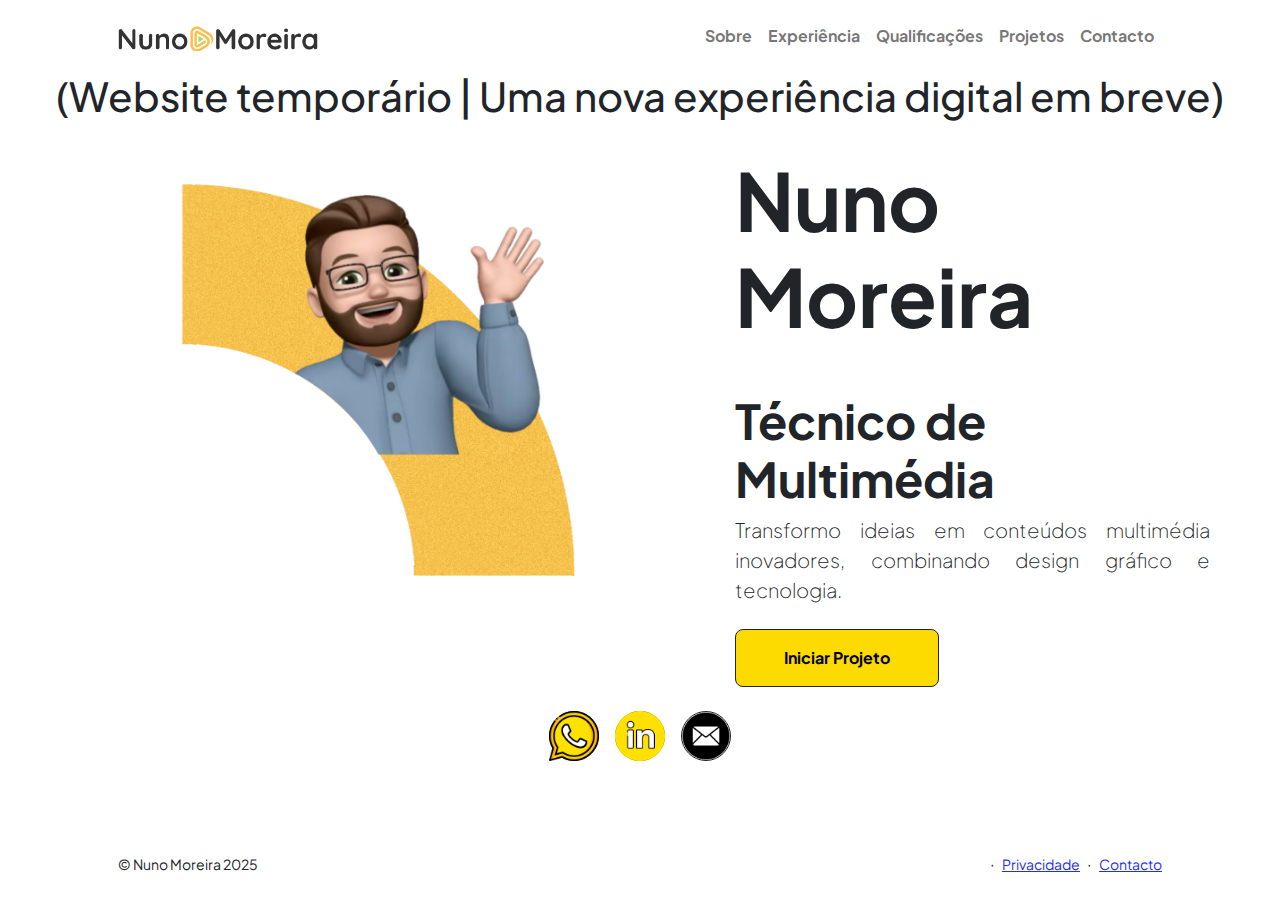
<file: index.html>
<!DOCTYPE html>
<html lang="pt-pt">
  <head>
    <meta charset="utf-8" />
    <meta name="viewport" content="width=device-width, initial-scale=1, shrink-to-fit=no" />
    <meta name="description" content="" />
    <meta name="author" content="" />
    <title>Portfólio - Nuno Moreira</title>
    <!-- Favicon-->
    <link rel="icon" type="image/x-icon" href="assets/favicon.ico" />
    <!-- Custom Google font-->
    <link rel="preconnect" href="https://fonts.googleapis.com" />
    <link rel="preconnect" href="https://fonts.gstatic.com" crossorigin />
    <link
      href="https://fonts.googleapis.com/css2?family=Plus+Jakarta+Sans:wght@100;200;300;400;500;600;700;800;900&amp;display=swap"
      rel="stylesheet" />
    <!-- Bootstrap icons-->
    <link href="https://cdn.jsdelivr.net/npm/bootstrap-icons@1.8.1/font/bootstrap-icons.css" rel="stylesheet" />
	  <!-- Bootstrap CSS -->
        <link href="https://cdn.jsdelivr.net/npm/bootstrap@5.3.3/dist/css/bootstrap.min.css" rel="stylesheet" integrity="sha384-QWTKZyjpPEjISv5WaRU9OFeRpok6YctnYmDr5pNlyT2bRjXh0JMhjY6hW+ALEwIH" crossorigin="anonymous">
    <!-- Core theme CSS (includes Bootstrap)-->
    <link href="css/styles.css" rel="stylesheet" />
  </head>

  <body class="d-flex flex-column h-100">
    <main class="flex-shrink-0">
		
      <nav class="navbar navbar-expand-lg navbar-light bg-white py-3">
        <div class="container px-5">
          <a class="navbar-brand" href="index.html">
            <img src="assets/Captura_de_ecrã_2025-01-13__às_19.53.41-removebg-preview.png" alt="Profile"
              class="img-fluid" style="max-width: 200px; height: auto;">
          </a>
          <button class="navbar-toggler" type="button" data-bs-toggle="collapse" data-bs-target="#navbarSupportedContent"
            aria-controls="navbarSupportedContent" aria-expanded="false" aria-label="Toggle navigation">
            <span class="navbar-toggler-icon"></span>
          </button>
          <div class="collapse navbar-collapse" id="navbarSupportedContent">
            <ul class="navbar-nav ms-auto mb-2 mb-lg-0 fw-bolder">
              <li class="nav-item"><a class="nav-link" href="sobre.html">Sobre</a></li>
              <li class="nav-item"><a class="nav-link" href="cv.html">Experiência</a></li>
              <li class="nav-item"><a class="nav-link" href="educacao.html">Qualificações</a></li>
              <li class="nav-item"><a class="nav-link" href="projetos.html">Projetos</a></li>
              <li class="nav-item"><a class="nav-link" href="contact.html">Contacto</a></li>
            </ul>
          </div>
        </div>
      </nav>

            <header>
                <h1 class="text-center">(Website temporário | Uma nova experiência digital em breve)</h1>
                <br>
        <div class="container px-xl-0 pb-xl-0">
          <div class="row gx-0 align-items-center">
            <div class="col-12 col-md-7">
     
              <div class="d-flex justify-content-center mt-5 mt-md-0">
                <div class="profile bg-transparent position-relative" style="top: -100px;">
                 
                  <img src="assets/Asset 3.png" class="img-fluid w-100" alt="..." />
                
                </div>
              </div>
            </div>
			
            <div class="col-12 col-md-5">
              <div class="text-center text-md-start">
                <h1 class="display-1 fw-bolder mb-5">
                  <span class="d-inline">Nuno<br>Moreira</span>
                </h1>
                <h2 class="display-5 fw-bolder">Técnico de Multimédia</h2>
                <p class="lead fw-light mb-4 text-justify">Transformo ideias em conteúdos multimédia inovadores, combinando design gráfico e tecnologia.</p>
              </div>
				<a class="btn btn-outline-dark btn-lg px-5 py-3 fs-6 fw-bolder d-block d-md-inline-block text-center"
				   style="background-color: #FDDA00; color: black;"
				   href="contact.html">Iniciar Projeto</a>
            </div>
          </div>
			<div class="d-flex justify-content-center gap-3 mt-4">
			  <a class="btn btn-outline-dark rounded-circle d-inline-flex justify-content-center align-items-center p-0" href="https://api.whatsapp.com/send?phone=351910080881" style="width: 50px; height: 50px;">
				<img src="assets/whatsapp.png" alt="WhatsApp" class="img-fluid" style="max-width: 50px;">
			  </a>
			  <a class="btn btn-outline-dark rounded-circle d-inline-flex justify-content-center align-items-center p-0" href="https://www.linkedin.com/in/moreiranf/" style="width: 50px; height: 50px;">
				<img src="assets/linkedin.png" alt="LinkedIn" class="img-fluid" style="max-width: 50px;">
			  </a>
			  <a class="btn btn-outline-dark rounded-circle d-inline-flex justify-content-center align-items-center p-0" href="mailto:teste@moreiranf.com" style="width: 50px; height: 50px;">
				<img src="assets/mail.png" alt="Email" class="img-fluid" style="max-width: 50px;">
      </a>
    </div>
        </div>
		  </header>
    </main>


    <footer class="bg-white py-4 mt-auto">
      <div class="container px-5">
        <div class="row align-items-center justify-content-between flex-column flex-sm-row">
          <div class="col-auto">
            <div class="small m-0"> &copy; Nuno Moreira 2025</div>
          </div>
          <div class="col-auto">
            <span class="mx-1">&middot;</span>
            <a class="small" href="privacidade.html">Privacidade</a>
            <span class="mx-1">&middot;</span>
            <a class="small" href="contact.html">Contacto</a>
          </div>
        </div>
      </div>
    </footer>


    <script src="https://cdn.jsdelivr.net/npm/bootstrap@5.2.3/dist/js/bootstrap.bundle.min.js"></script>

    <script src="js/scripts.js"></script>
  </body>
</html>
</file>
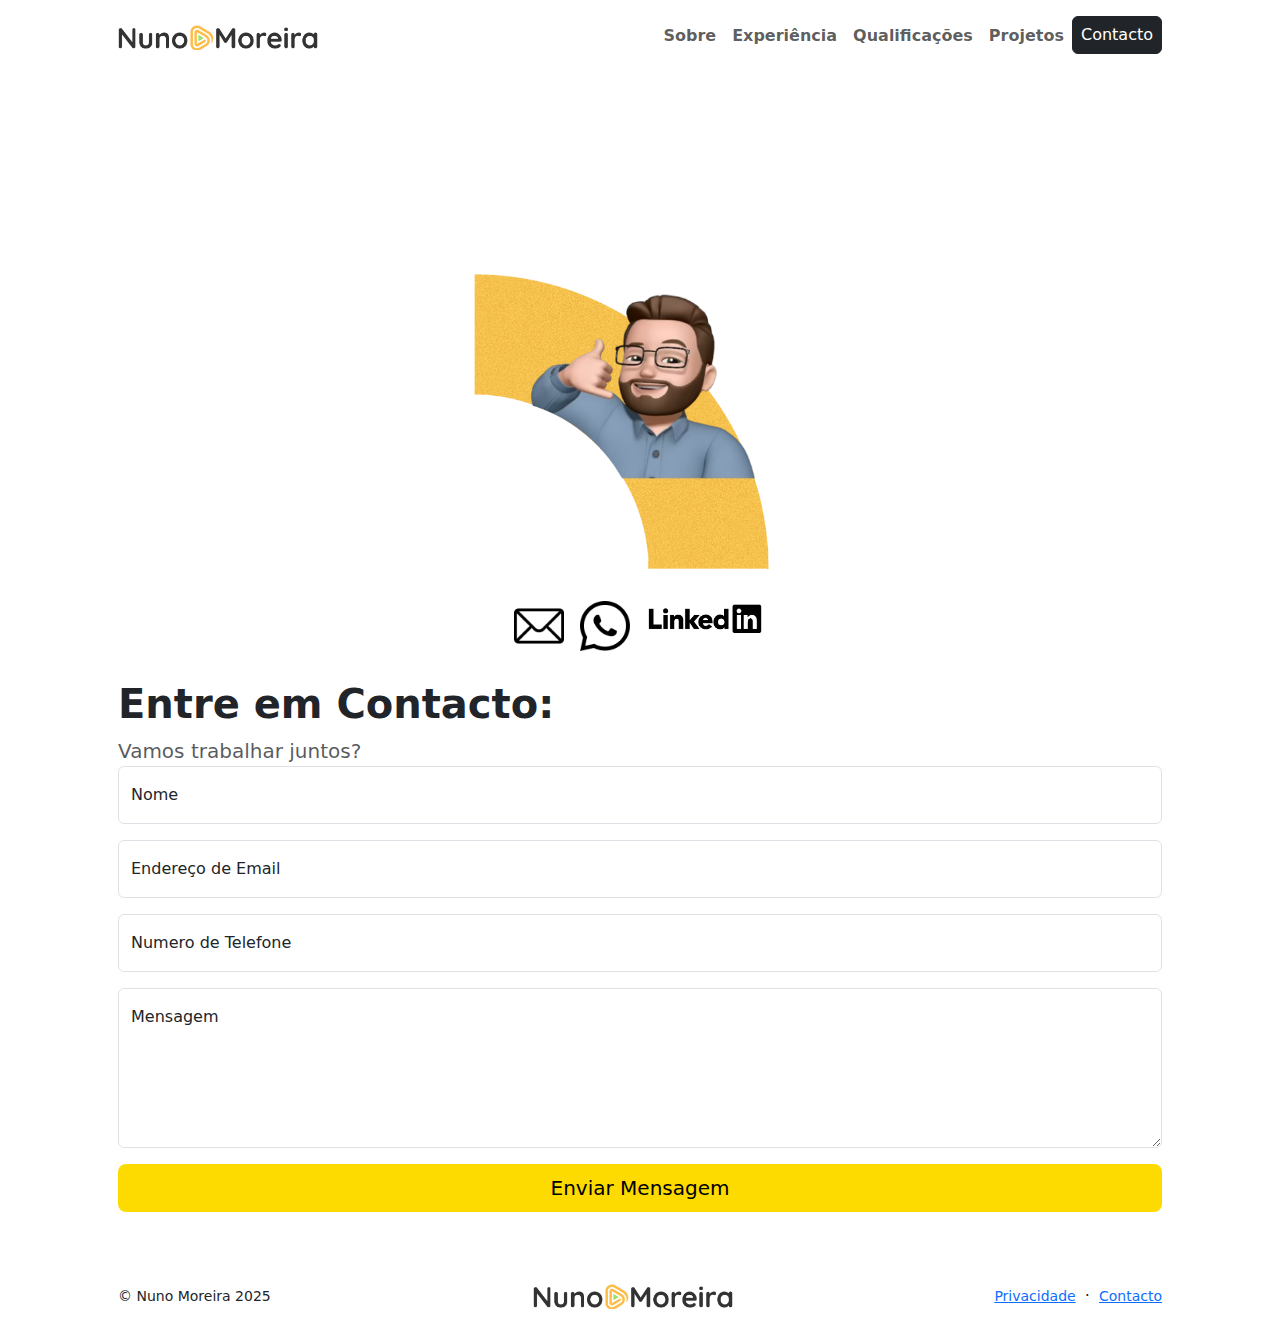
<file: contact.html>
<!DOCTYPE html>
<html lang="pt-pt">
  <head>
    <meta charset="utf-8" />
    <meta name="viewport" content="width=device-width, initial-scale=1, shrink-to-fit=no" />
    <meta name="description" content="" />
    <meta name="author" content="" />
    <title>Contacto - Nuno Moreira</title>
    <link rel="icon" type="image/x-icon" href="assets/favicon.ico" />

    <link rel="preconnect" href="https://fonts.googleapis.com" />
    <link rel="preconnect" href="https://fonts.gstatic.com" crossorigin />
    <link
      href="https://fonts.googleapis.com/css2?family=Plus+Jakarta+Sans:wght@100;200;300;400;500;600;700;800;900&amp;display=swap"
      rel="stylesheet" />
    <!-- Bootstrap icons-->
    <link href="https://cdn.jsdelivr.net/npm/bootstrap-icons@1.8.1/font/bootstrap-icons.css" rel="stylesheet" />
    <!-- Core theme CSS (includes Bootstrap)-->
    <link href="css/styles.css" rel="stylesheet" />
	  <link href="https://cdn.jsdelivr.net/npm/bootstrap@5.3.3/dist/css/bootstrap.min.css" rel="stylesheet" integrity="sha384-QWTKZyjpPEjISv5WaRU9OFeRpok6YctnYmDr5pNlyT2bRjXh0JMhjY6hW+ALEwIH" crossorigin="anonymous">
  </head>

  <body class="d-flex flex-column h-100">
    <main class="flex-shrink-0">
		<nav class="navbar navbar-expand-lg navbar-light bg-white py-3">
    <div class="container px-5">
        <a class="navbar-brand" href="index.html">
            <img src="assets/Captura_de_ecrã_2025-01-13__às_19.53.41-removebg-preview.png" alt="Profile"
                 class="img-fluid" style="max-width: 200px; height: auto;">
        </a>

        <button class="navbar-toggler" type="button" data-bs-toggle="collapse" data-bs-target="#navbarSupportedContent"
                aria-controls="navbarSupportedContent" aria-expanded="false" aria-label="Toggle navigation">
            <span class="navbar-toggler-icon"></span>
        </button>

        <div class="collapse navbar-collapse" id="navbarSupportedContent">
            <ul class="navbar-nav ms-auto mb-2 mb-lg-0 fw-bolder">
                <li class="nav-item"><a class="nav-link" href="sobre.html">Sobre</a></li>
                <li class="nav-item"><a class="nav-link" href="cv.html">Experiência</a></li>
                <li class="nav-item"><a class="nav-link" href="educacao.html">Qualificações</a></li>
                <li class="nav-item"><a class="nav-link" href="projetos.html">Projetos</a></li>
            
                <li class="nav-item">
                    <a class="btn btn-dark text-white px-2" href="contact.html" style="font-size: 1rem;">
                        Contacto
									</a>
								</li>
							</ul>
						</div>
					</div>
				</nav>
  <section class="py-5">
    <div class="container px-5">
		<div class="container px-xl-0 pb-xl-0">
                    <div class="row gx-0 align-items-center">
						<div class="col-xxl-7">
 					
					  <div class="d-flex justify-content-center mt-5 mt-xxl-0">
						<div class="profile text-center bg-transparent position-relative">
						 <img src="assets/Asset 7.png" class="figure-img w-75" alt="..." />
						  <br><br>
						  <div class="d-flex justify-content-center gap-3">
								<a href="mailto:moreiranmedia@gmail.com" target="_blank">
									<img src="assets/mail (1).png" class="img-fluid" style="max-width: 50px;" alt="E-mail">
								</a>
								<a href="https://wa.me/351910080881" target="_blank">
									<img src="assets/whatsapp (2).png" class="img-fluid" style="max-width: 50px;" alt="WhatsApp">
								</a>
								<a href="https://www.linkedin.com/in/moreiranf" target="_blank">
									<img src="assets/logolinkedin.png" class="img-fluid" style="max-width: 120px; object-fit: contain;" alt="LinkedIn">
								</a>
							</div>
						</div>
					  </div>
					</div>
						
                        <div class="col-xxl-5">
						<h1 class="fw-bolder">Entre em Contacto:</h1>
						<p class="lead fw-normal text-muted mb-0">Vamos trabalhar juntos?</p>
							<form id="contactForm">
                   
                        <div class="form-floating mb-3">
                            <input class="form-control" id="name" type="text" placeholder="Enter your name..." data-sb-validations="required" />
                            <label for="name">Nome</label>
                            <div class="invalid-feedback" data-sb-feedback="name:required">Um nome é requerido.</div>
                        </div>
            
                        <div class="form-floating mb-3">  
                            <input class="form-control" id="email" type="email" placeholder="name@example.com" data-sb-validations="required,email" />
                            <label for="email">Endereço de Email</label>
                            <div class="invalid-feedback" data-sb-feedback="email:required">Um email é requerido.</div>
                            <div class="invalid-feedback" data-sb-feedback="email:email">O Email introduzido não é válido.</div>
                        </div>
          
                        <div class="form-floating mb-3">
                            <input class="form-control" id="phone" type="tel" placeholder="960001000" data-sb-validations="required" />

                            <label for="phone">Numero de Telefone</label>
                            <div class="invalid-feedback" data-sb-feedback="phone:required">Um numero de telefone é requerido.</div>
                        </div>
 
                        <div class="form-floating mb-3">
                            <textarea class="form-control" id="message" type="text" placeholder="Enter your message here..." style="height: 10rem" data-sb-validations="required"></textarea>
                            <label for="message">Mensagem</label>
                            <div class="invalid-feedback" data-sb-feedback="message:required">Por favor introduza a sua mensagem.</div>
                        </div>
                  
                        <div class="d-none" id="submitSuccessMessage">
                            <div class="text-center mb-3">
                                <div class="fw-bolder">Contacto efetuado com sucesso!</div>
                                <a href="https://startbootstrap.com/solution/contact-forms">https://startbootstrap.com/solution/contact-forms</a>
                            </div>
                        </div>
              
                        <div class="d-none" id="submitErrorMessage"><div class="text-center text-danger mb-3">Erro ao submeter a mensagem!</div></div>

                        <div class="d-grid"><button class="btn btn-lg " style="background-color: #FDDA00; color: black;" id="submitButton" type="submit" >Enviar Mensagem</button></div>
                    </form>
							
							
                        </div>
						
						
                    </div>
                </div>
		</section>
	  </main>
   <footer class="bg-white py-4 mt-auto">
    <div class="container px-5">
        <div class="row align-items-center justify-content-between">
        
            <div class="col-auto">
                <div class="small m-0"> &copy; Nuno Moreira 2025</div>
            </div>

       
            <div class="col-auto mx-auto text-center">
                <a class="navbar-brand" href="index.html">
                    <img src="assets/Captura_de_ecrã_2025-01-13__às_19.53.41-removebg-preview.png" alt="Profile"
                         class="img-fluid" style="max-width: 200px; height: auto;">
                </a>
            </div>

   
            <div class="col-auto">
                <a class="small" href="privacidade.html">Privacidade</a>
                <span class="mx-1">&middot;</span>
                <a class="small" href="contact.html">Contacto</a>
            </div>
        </div>
    </div>
</footer>


    <script src="https://cdn.jsdelivr.net/npm/bootstrap@5.3.3/dist/js/bootstrap.bundle.min.js"></script>

    <script src="js/scripts.js"></script>
  </body>
</html>
</file>
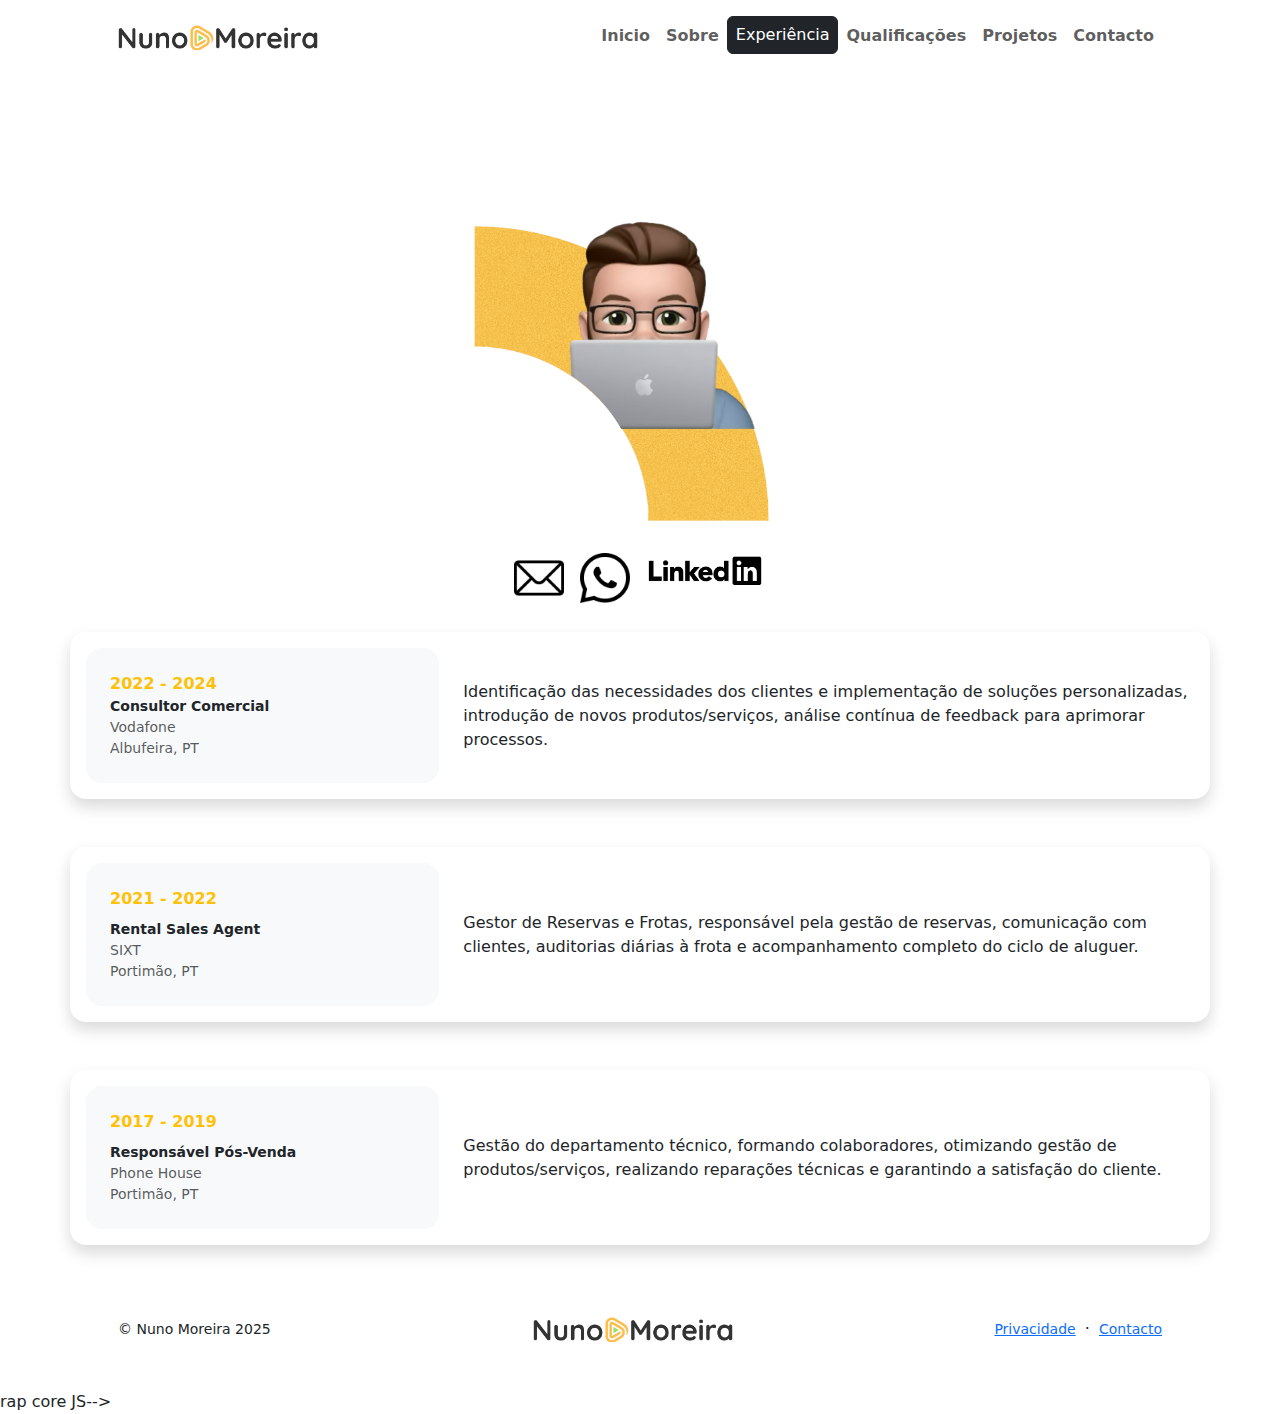
<file: cv.html>
<!DOCTYPE html>
<html lang="pt-pt">
    <head>
        <meta charset="utf-8" />
        <meta name="viewport" content="width=device-width, initial-scale=1, shrink-to-fit=no" />
        <meta name="description" content="" />
        <meta name="author" content="" />
        <title>Experiência - Nuno Moreira</title>
        <!-- Favicon-->
        <link rel="icon" type="image/x-icon" href="assets/favicon.ico" />
        <!-- Custom Google font-->
        <link rel="preconnect" href="https://fonts.googleapis.com" />
        <link rel="preconnect" href="https://fonts.gstatic.com" crossorigin />
        <link href="https://fonts.googleapis.com/css2?family=Plus+Jakarta+Sans:wght@100;200;300;400;500;600;700;800;900&amp;display=swap" rel="stylesheet" />
        <!-- Bootstrap icons-->
        <link href="https://cdn.jsdelivr.net/npm/bootstrap-icons@1.8.1/font/bootstrap-icons.css" rel="stylesheet" />
        <!-- Core theme CSS (includes Bootstrap)-->
        <link href="css/styles.css" rel="stylesheet" />
		<!-- Bootstrap CSS -->
        <link href="https://cdn.jsdelivr.net/npm/bootstrap@5.3.3/dist/css/bootstrap.min.css" rel="stylesheet" integrity="sha384-QWTKZyjpPEjISv5WaRU9OFeRpok6YctnYmDr5pNlyT2bRjXh0JMhjY6hW+ALEwIH" crossorigin="anonymous">
		
    </head>
    <body class="d-flex flex-column h-100">
        <main class="flex-shrink-0">
            <nav class="navbar navbar-expand-lg navbar-light bg-white py-3">
    <div class="container px-5">
        <a class="navbar-brand" href="index.html">
            <img src="assets/Captura_de_ecrã_2025-01-13__às_19.53.41-removebg-preview.png" alt="Profile"
                 class="img-fluid" style="max-width: 200px; height: auto;">
        </a>

        <button class="navbar-toggler" type="button" data-bs-toggle="collapse" data-bs-target="#navbarSupportedContent"
                aria-controls="navbarSupportedContent" aria-expanded="false" aria-label="Toggle navigation">
            <span class="navbar-toggler-icon"></span>
        </button>

        <div class="collapse navbar-collapse" id="navbarSupportedContent">
            <ul class="navbar-nav ms-auto mb-2 mb-lg-0 fw-bolder">
				<li class="nav-item"><a class="nav-link" href="index.html">Inicio</a></li>
                <li class="nav-item"><a class="nav-link" href="sobre.html">Sobre</a></li>
				<li class="nav-item">
                    <a class="btn btn-dark text-white px-2" href="cv.html" style="font-size: 1rem;">
                        Experiência
									</a>
								</li>
               
                <li class="nav-item"><a class="nav-link" href="educacao.html">Qualificações</a></li>
                <li class="nav-item"><a class="nav-link" href="projetos.html">Projetos</a></li>
				 <li class="nav-item"><a class="nav-link" href="contact.html">Contacto</a></li>
							</ul>
						</div>
					</div>
				</nav>
         
            <header>
                <div class="container px-xl-0 pb-xl-0">
                    <div class="row gx-0 align-items-center">
						<div class="col-xxl-7">
 						 <!-- Header profile picture-->
					  <div class="d-flex justify-content-center mt-5 mt-xxl-0">
						<div class="profile bg-transparent position-relative text-center">
						  <img src="assets/Asset 8.png" class="figure-img w-75" alt="..." />
						  <br><br>
						  <div class="d-flex justify-content-center gap-3">
								<a href="mailto:contacto@moreiranf.com" target="_blank">
									<img src="assets/mail (1).png" class="img-fluid" style="max-width: 50px;" alt="E-mail">
								</a>
								<a href="https://api.whatsapp.com/send?phone=351910080881" target="_blank">
									<img src="assets/whatsapp (2).png" class="img-fluid" style="max-width: 50px;" alt="WhatsApp">
								</a>
								<a href="https://www.linkedin.com/in/moreiranf" target="_blank">
									<img src="assets/logolinkedin.png" class="img-fluid" style="max-width: 120px; object-fit: contain;" alt="LinkedIn">
								</a>
							</div>
						</div>
					  </div>
					</div>
                        <div class="col-xxl-5">
                            <div class="card shadow border-0 rounded-4 mb-5">
                                <div class="card-body">
                                    <div class="row align-items-center">
                                        <div class="col text-center text-lg-start mb-4 mb-lg-0">
                                            <div class="bg-light p-4 rounded-4">
                                                <div class="text-warning fw-bolder mb-0">2022 - 2024</div>
                                                <div class="small fw-bolder">Consultor Comercial</div>
                                                <div class="small text-muted">Vodafone</div>
                                                <div class="small text-muted">Albufeira, PT</div>
                                            </div>
                                        </div>
                                        <div class="col-lg-8">
                                          <div>
                                            <p class="mb-0 text-justify text-lg-start">Identificação das necessidades dos clientes e implementação de soluções personalizadas, introdução de novos produtos/serviços, análise contínua de feedback para aprimorar processos.</p>
                                          </div>
										</div>
                                    </div>
                                </div>
                            </div>
							<!--fim experiencia1-->
							<div class="card shadow border-0 rounded-4 mb-5">
                                <div class="card-body">
                                    <div class="row align-items-center">
                                        <div class="col text-center text-lg-start mb-4 mb-lg-0">
                                            <div class="bg-light p-4 rounded-4">
                                                <div class="text-warning fw-bolder mb-2">2021 - 2022</div>
                                                <div class="small fw-bolder">Rental Sales Agent</div>
                                                <div class="small text-muted">SIXT</div>
                                                <div class="small text-muted">Portimão, PT</div>
                                            </div>
                                        </div>
                                        <div class="col-lg-8">
                                          <div>
                                            <p class="mb-0 text-center text-lg-start">Gestor de Reservas e Frotas, responsável pela gestão de reservas, comunicação com clientes, auditorias diárias à frota e acompanhamento completo do ciclo de aluguer.</p>
                                          </div>
										</div>
                                    </div>
                                </div>
                            </div>
							<!--fim experiencia2-->
							<div class="card shadow border-0 rounded-4 mb-5">
                                <div class="card-body">
                                    <div class="row align-items-center">
                                        <div class="col text-center text-lg-start mb-4 mb-lg-0">
                                            <div class="bg-light p-4 rounded-4">
                                                <div class="text-warning fw-bolder mb-2">2017 - 2019</div>
                                                <div class="small fw-bolder">Responsável Pós-Venda</div>
                                                <div class="small text-muted">Phone House</div>
                                                <div class="small text-muted">Portimão, PT</div>
                                            </div>
                                        </div>
                                        <div class="col-lg-8">
                                          <div>
                                            <p class="mb-0 text-lg-start text-justify">Gestão do departamento técnico, formando colaboradores, otimizando gestão de produtos/serviços, realizando reparações técnicas e garantindo a satisfação do cliente.</p>
                                          </div>
										</div>
                                    </div>
                                </div>
                            </div>
							<!--fim experencia3-->
							
                        </div>
                    </div>
                </div>
            </header>
        </main>
   
       <footer class="bg-white py-4 mt-auto">
    <div class="container px-5">
        <div class="row align-items-center justify-content-between">
         
            <div class="col-auto">
                <div class="small m-0"> &copy; Nuno Moreira 2025</div>
            </div>

     
            <div class="col-auto mx-auto text-center">
                <a class="navbar-brand" href="index.html">
                    <img src="assets/Captura_de_ecrã_2025-01-13__às_19.53.41-removebg-preview.png" alt="Profile"
                         class="img-fluid" style="max-width: 200px; height: auto;">
                </a>
            </div>

 
            <div class="col-auto">
                <a class="small" href="#!">Privacidade</a>
                <span class="mx-1">&middot;</span>
                <a class="small" href="#!">Contacto</a>
            </div>
        </div>
    </div>
</footer><br>
rap core JS-->
        <script src="https://cdn.jsdelivr.net/npm/bootstrap@5.2.3/dist/js/bootstrap.bundle.min.js"></script>
        <!-- Core theme JS-->
        <script src="js/scripts.js"></script>
    </body>
</html>
</file>
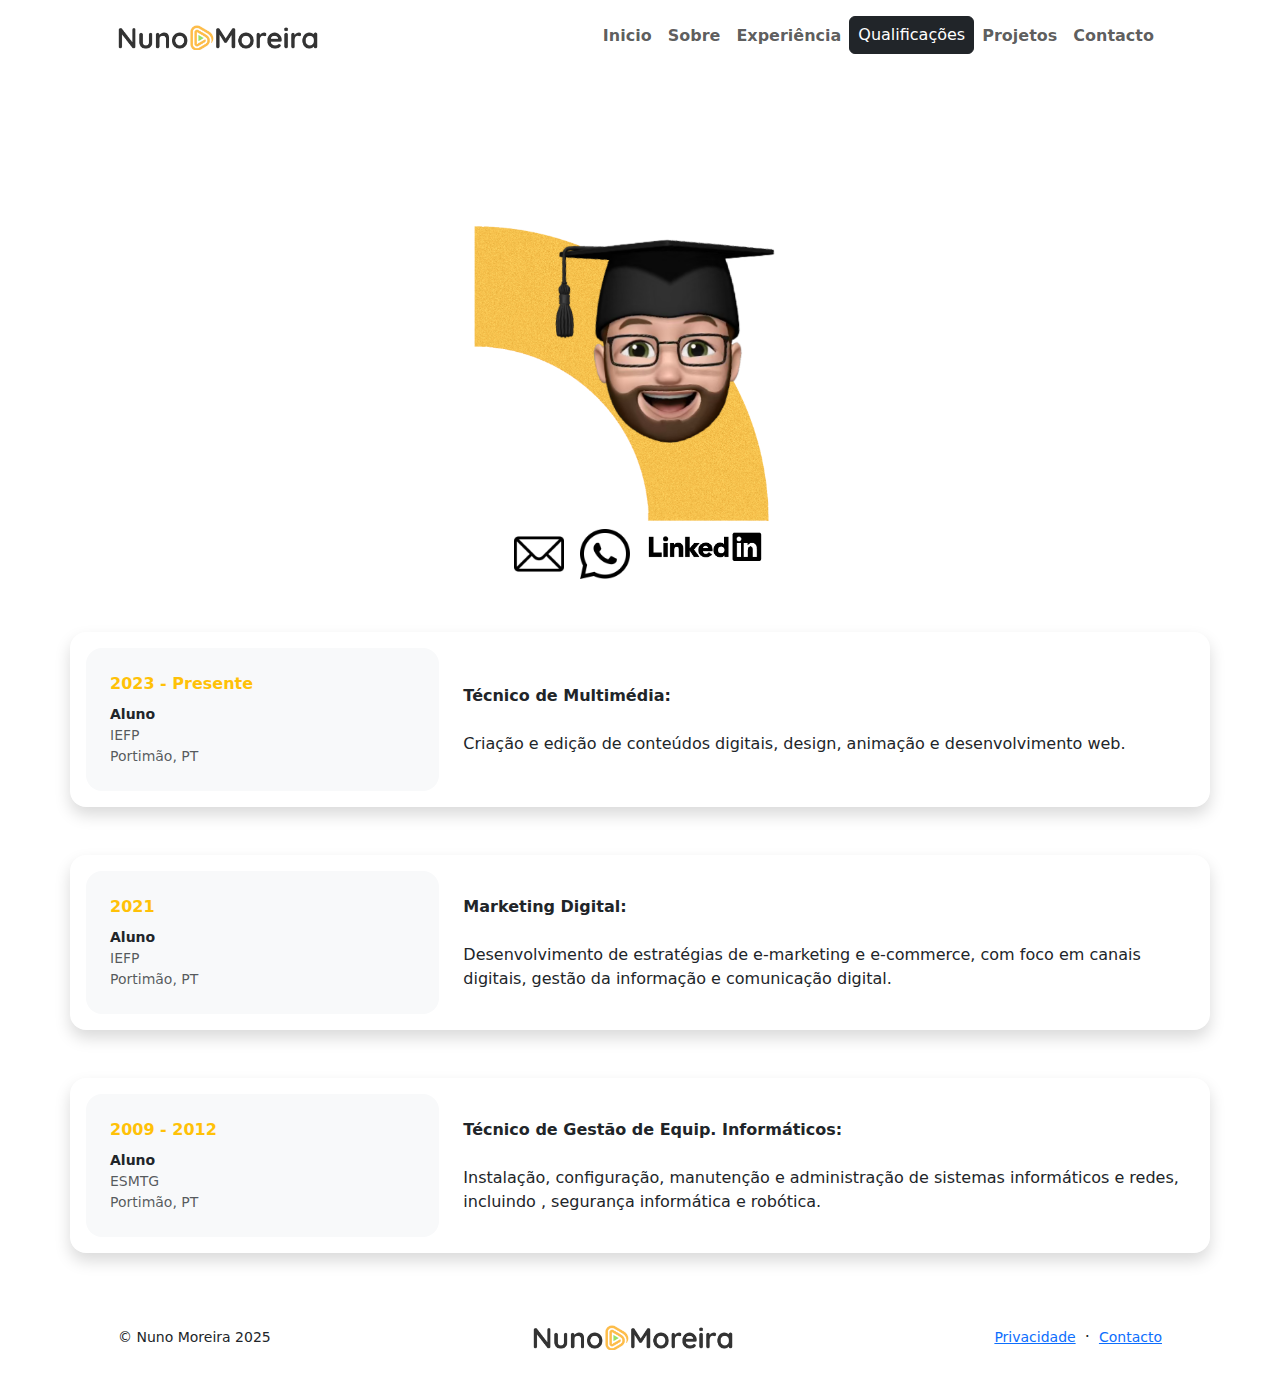
<file: educacao.html>
<!DOCTYPE html>
<html lang="pt-pt">
    <head>
        <meta charset="utf-8" />
        <meta name="viewport" content="width=device-width, initial-scale=1, shrink-to-fit=no" />
        <meta name="description" content="" />
        <meta name="author" content="" />
        <title>Qualificações - Nuno Moreira</title>
        <!-- Favicon-->
        <link rel="icon" type="image/x-icon" href="assets/favicon.ico" />
        <!-- Custom Google font-->
        <link rel="preconnect" href="https://fonts.googleapis.com" />
        <link rel="preconnect" href="https://fonts.gstatic.com" crossorigin />
        <link href="https://fonts.googleapis.com/css2?family=Plus+Jakarta+Sans:wght@100;200;300;400;500;600;700;800;900&amp;display=swap" rel="stylesheet" />
        <!-- Bootstrap icons-->
        <link href="https://cdn.jsdelivr.net/npm/bootstrap-icons@1.8.1/font/bootstrap-icons.css" rel="stylesheet" />
        <!-- Core theme CSS (includes Bootstrap)-->
        <link href="css/styles.css" rel="stylesheet" />
		<link href="https://cdn.jsdelivr.net/npm/bootstrap@5.3.3/dist/css/bootstrap.min.css" rel="stylesheet" integrity="sha384-QWTKZyjpPEjISv5WaRU9OFeRpok6YctnYmDr5pNlyT2bRjXh0JMhjY6hW+ALEwIH" crossorigin="anonymous">
    </head>
    <body class="d-flex flex-column h-100">
        <main class="flex-shrink-0">
          
				<nav class="navbar navbar-expand-lg navbar-light bg-white py-3">
    <div class="container px-5">
        <a class="navbar-brand" href="index.html">
            <img src="assets/Captura_de_ecrã_2025-01-13__às_19.53.41-removebg-preview.png" alt="Profile"
                 class="img-fluid" style="max-width: 200px; height: auto;">
        </a>

        <button class="navbar-toggler" type="button" data-bs-toggle="collapse" data-bs-target="#navbarSupportedContent"
                aria-controls="navbarSupportedContent" aria-expanded="false" aria-label="Toggle navigation">
            <span class="navbar-toggler-icon"></span>
        </button>

        <div class="collapse navbar-collapse" id="navbarSupportedContent">
            <ul class="navbar-nav ms-auto mb-2 mb-lg-0 fw-bolder">
				<li class="nav-item"><a class="nav-link" href="index.html">Inicio</a></li>
                <li class="nav-item"><a class="nav-link" href="sobre.html">Sobre</a></li>
				 <li class="nav-item"><a class="nav-link" href="cv.html">Experiência</a></li>
				<li class="nav-item">
                    <a class="btn btn-dark text-white px-2" href="educacao.html" style="font-size: 1rem;">
                        Qualificações
									</a>
								</li>
               
               
                <li class="nav-item"><a class="nav-link" href="projetos.html">Projetos</a></li>
				 <li class="nav-item"><a class="nav-link" href="contact.html">Contacto</a></li>
							</ul>
						</div>
					</div>
				</nav>

            <header>
                <div class="container px-xl-0 pb-xl-0">
                    <div class="row gx-0 align-items-center">
						<div class="col-xxl-7">
 						
					  <div class="d-flex justify-content-center mt-5 mt-xxl-0">
						<div class="profile bg-transparent text-center position-relative">
						  <img src="assets/Asset 6.png" class="figure-img w-75" alt="..." />
							
						  <br>
						  <div class="d-flex justify-content-center gap-3">
								<a href="mailto:contacto@moreiranf.com" target="_blank">
									<img src="assets/mail (1).png" class="img-fluid" style="max-width: 50px;" alt="E-mail">
								</a>
								<a href="https://api.whatsapp.com/send?phone=351910080881" target="_blank">
									<img src="assets/whatsapp (2).png" class="img-fluid" style="max-width: 50px;" alt="WhatsApp">
								</a>
								<a href="https://www.linkedin.com/in/moreiranf" target="_blank">
									<img src="assets/logolinkedin.png" class="img-fluid" style="max-width: 120px; object-fit: contain;" alt="LinkedIn">
								</a>
							</div>
						</div>
					  </div>
					</div>
                        <div class="col-xxl-5">
							
							<div class="card shadow border-0 rounded-4 mb-5">
                                <div class="card-body">
                                    <div class="row align-items-center">
                                        <div class="col text-center text-lg-start mb-4 mb-lg-0">
                                            <div class="bg-light p-4 rounded-4">
                                                <div class="text-warning fw-bolder mb-2">2023 - Presente</div>
                                                <div class="small fw-bolder">Aluno</div>
                                                <div class="small text-muted">IEFP</div>
                                                <div class="small text-muted">Portimão, PT</div>
                                            </div>
                                        </div>
                                        <div class="col-lg-8">
                                          <div>
											  <p class="mb-0 text-justify text-lg-start fw-bold">Técnico de Multimédia:</p><br>
                                            <p class="mb-0 text-justify text-lg-start">
   											 Criação e edição de conteúdos digitais, design, animação e desenvolvimento web.
												</p>
                                          </div>
										</div>
                                    </div>
                                </div>
                            </div>
							<!--fim experiencia1-->
							
							<div class="card shadow border-0 rounded-4 mb-5">
                                <div class="card-body">
                                    <div class="row align-items-center">
                                        <div class="col text-center text-lg-start mb-4 mb-lg-0">
                                            <div class="bg-light p-4 rounded-4">
                                                <div class="text-warning fw-bolder mb-2">2021</div>
                                                <div class="small fw-bolder">Aluno</div>
                                                <div class="small text-muted">IEFP</div>
                                                <div class="small text-muted">Portimão, PT</div>
                                            </div>
                                        </div>
                                        <div class="col-lg-8">
                                          <div>
											  <p class="mb-0 text-justify text-lg-start fw-bold">Marketing Digital:</p><br>
                                            <p class="mb-0 text-justify text-lg-start">Desenvolvimento de estratégias de e-marketing e e-commerce, com foco em canais digitais, gestão da informação e comunicação digital.</p>
                                          </div>
										</div>
                                    </div>
                                </div>
                            </div>
							<!--fim experiencia2-->
							
							<div class="card shadow border-0 rounded-4 mb-5">
                                <div class="card-body">
                                    <div class="row align-items-center">
                                        <div class="col text-center text-lg-start mb-4 mb-lg-0">
                                            <div class="bg-light p-4 rounded-4">
                                                <div class="text-warning fw-bolder mb-2">2009 - 2012</div>
                                                <div class="small fw-bolder">Aluno</div>
                                                <div class="small text-muted">ESMTG</div>
                                                <div class="small text-muted">Portimão, PT</div>
                                            </div>
                                        </div>
                                        <div class="col-lg-8">
                                          <div>
											  <p class="mb-0 text-justify text-lg-start fw-bold">Técnico de Gestão de Equip. Informáticos:</p><br>
                                            <p class="mb-0 text-lg-start text-justify" >Instalação, configuração, manutenção e administração de sistemas informáticos e redes, incluindo , segurança informática e robótica.</p>
                                          </div>
										</div>
                                    </div>
                                </div>
                            </div>
							
							
							<!--fim experencia3-->
							
                        </div>
                    </div>
                </div>
            </header>
        </main>
   
        <footer class="bg-white py-4 mt-auto">
    <div class="container px-5">
        <div class="row align-items-center justify-content-between">
        
            <div class="col-auto">
                <div class="small m-0"> &copy; Nuno Moreira 2025</div>
            </div>

   
            <div class="col-auto mx-auto text-center">
                <a class="navbar-brand" href="index.html">
                    <img src="assets/Captura_de_ecrã_2025-01-13__às_19.53.41-removebg-preview.png" alt="Profile"
                         class="img-fluid" style="max-width: 200px; height: auto;">
                </a>
            </div>

     
            <div class="col-auto">
                <a class="small" href="#!">Privacidade</a>
                <span class="mx-1">&middot;</span>
                <a class="small" href="#!">Contacto</a>
            </div>
        </div>
    </div>
</footer>
        <!-- Bootstrap core JS-->
        <script src="https://cdn.jsdelivr.net/npm/bootstrap@5.3.3/dist/js/bootstrap.bundle.min.js" integrity="sha384-YvpcrYf0tY3lHB60NNkmXc5s9fDVZLESaAA55NDzOxhy9GkcIdslK1eN7N6jIeHz" crossorigin="anonymous"></script>
        <!-- Core theme JS-->
        <script src="js/scripts.js"></script>
    </body>
</html>
</file>
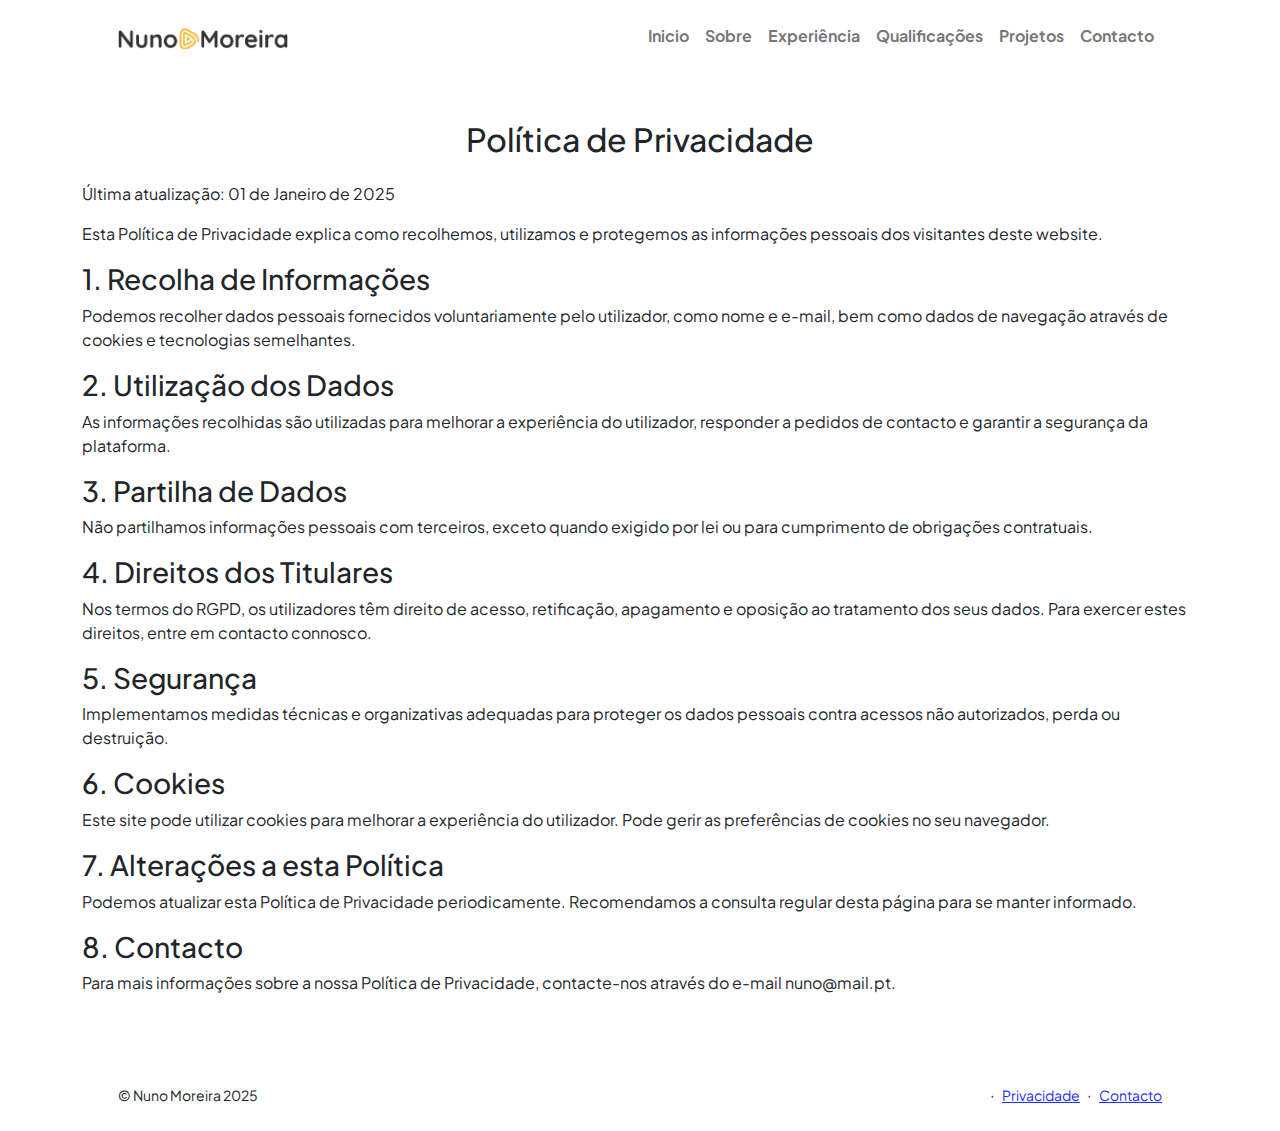
<file: privacidade.html>
<!DOCTYPE html>
<html lang="en">
  <head>
    <meta charset="utf-8" />
    <meta name="viewport" content="width=device-width, initial-scale=1, shrink-to-fit=no" />
    <meta name="description" content="" />
    <meta name="author" content="" />
    <title>Portfólio - Nuno Moreira</title>
    <!-- Favicon-->
    <link rel="icon" type="image/x-icon" href="assets/favicon.ico" />
    <!-- Custom Google font-->
    <link rel="preconnect" href="https://fonts.googleapis.com" />
    <link rel="preconnect" href="https://fonts.gstatic.com" crossorigin />
    <link
      href="https://fonts.googleapis.com/css2?family=Plus+Jakarta+Sans:wght@100;200;300;400;500;600;700;800;900&amp;display=swap"
      rel="stylesheet" />
    <!-- Bootstrap icons-->
    <link href="https://cdn.jsdelivr.net/npm/bootstrap-icons@1.8.1/font/bootstrap-icons.css" rel="stylesheet" />
    <!-- Core theme CSS (includes Bootstrap)-->
    <link href="css/styles.css" rel="stylesheet" />
  </head>

  <body class="d-flex flex-column h-100">
    <main class="flex-shrink-0">
		<!-- Header-->
      <!-- Navigation-->
      <nav class="navbar navbar-expand-lg navbar-light bg-white py-3">
        <div class="container px-5">
          <a class="navbar-brand" href="index.html">
            <img src="assets/Captura_de_ecrã_2025-01-13__às_19.53.41-removebg-preview.png" alt="Profile"
              class="img-fluid" style="max-width: 170px; height: auto;">
          </a>
          <button class="navbar-toggler" type="button" data-bs-toggle="collapse" data-bs-target="#navbarSupportedContent"
            aria-controls="navbarSupportedContent" aria-expanded="false" aria-label="Toggle navigation">
            <span class="navbar-toggler-icon"></span>
          </button>
          <div class="collapse navbar-collapse" id="navbarSupportedContent">
            <ul class="navbar-nav ms-auto mb-2 mb-lg-0  fw-bolder">
				<li class="nav-item"><a class="nav-link" href="index.html">Inicio</a></li>
              <li class="nav-item"><a class="nav-link" href="index.html">Sobre</a></li>
              <li class="nav-item"><a class="nav-link" href="cv.html">Experiência</a></li>
              <li class="nav-item"><a class="nav-link" href="educacao.html">Qualificações</a></li>
              <li class="nav-item"><a class="nav-link" href="projetos.html">Projetos</a></li>
              <li class="nav-item"><a class="nav-link" href="contact.html">Contacto</a></li>
            </ul>
          </div>
        </div>
      </nav>
    </main>
    <section id="politica-privacidade" class="container my-5">
        <h2 class="text-center mb-4">Política de Privacidade</h2>
        <p>Última atualização: 01 de Janeiro de 2025</p>
        <p>Esta Política de Privacidade explica como recolhemos, utilizamos e protegemos as informações pessoais dos visitantes deste website.</p>
        
        <h3>1. Recolha de Informações</h3>
        <p>Podemos recolher dados pessoais fornecidos voluntariamente pelo utilizador, como nome e e-mail, bem como dados de navegação através de cookies e tecnologias semelhantes.</p>
        
        <h3>2. Utilização dos Dados</h3>
        <p>As informações recolhidas são utilizadas para melhorar a experiência do utilizador, responder a pedidos de contacto e garantir a segurança da plataforma.</p>
        
        <h3>3. Partilha de Dados</h3>
        <p>Não partilhamos informações pessoais com terceiros, exceto quando exigido por lei ou para cumprimento de obrigações contratuais.</p>
        
        <h3>4. Direitos dos Titulares</h3>
        <p>Nos termos do RGPD, os utilizadores têm direito de acesso, retificação, apagamento e oposição ao tratamento dos seus dados. Para exercer estes direitos, entre em contacto connosco.</p>
        
        <h3>5. Segurança</h3>
        <p>Implementamos medidas técnicas e organizativas adequadas para proteger os dados pessoais contra acessos não autorizados, perda ou destruição.</p>
        
        <h3>6. Cookies</h3>
        <p>Este site pode utilizar cookies para melhorar a experiência do utilizador. Pode gerir as preferências de cookies no seu navegador.</p>
        
        <h3>7. Alterações a esta Política</h3>
        <p>Podemos atualizar esta Política de Privacidade periodicamente. Recomendamos a consulta regular desta página para se manter informado.</p>
        
        <h3>8. Contacto</h3>
        <p>Para mais informações sobre a nossa Política de Privacidade, contacte-nos através do e-mail nuno@mail.pt.</p>
    </section>
    

    <!-- Footer-->
    <footer class="bg-white py-4 mt-auto">
      <div class="container px-5">
        <div class="row align-items-center justify-content-between flex-column flex-sm-row">
          <div class="col-auto">
            <div class="small m-0"> &copy; Nuno Moreira 2025</div>
          </div>
          <div class="col-auto">
            <span class="mx-1">&middot;</span>
            <a class="small" href="#!">Privacidade</a>
            <span class="mx-1">&middot;</span>
            <a class="small" href="contact.html">Contacto</a>
          </div>
        </div>
      </div>
    </footer>

    <!-- Bootstrap core JS-->
    <script src="https://cdn.jsdelivr.net/npm/bootstrap@5.2.3/dist/js/bootstrap.bundle.min.js"></script>
    <!-- Core theme JS-->
    <script src="js/scripts.js"></script>
  </body>
</html>
</file>
